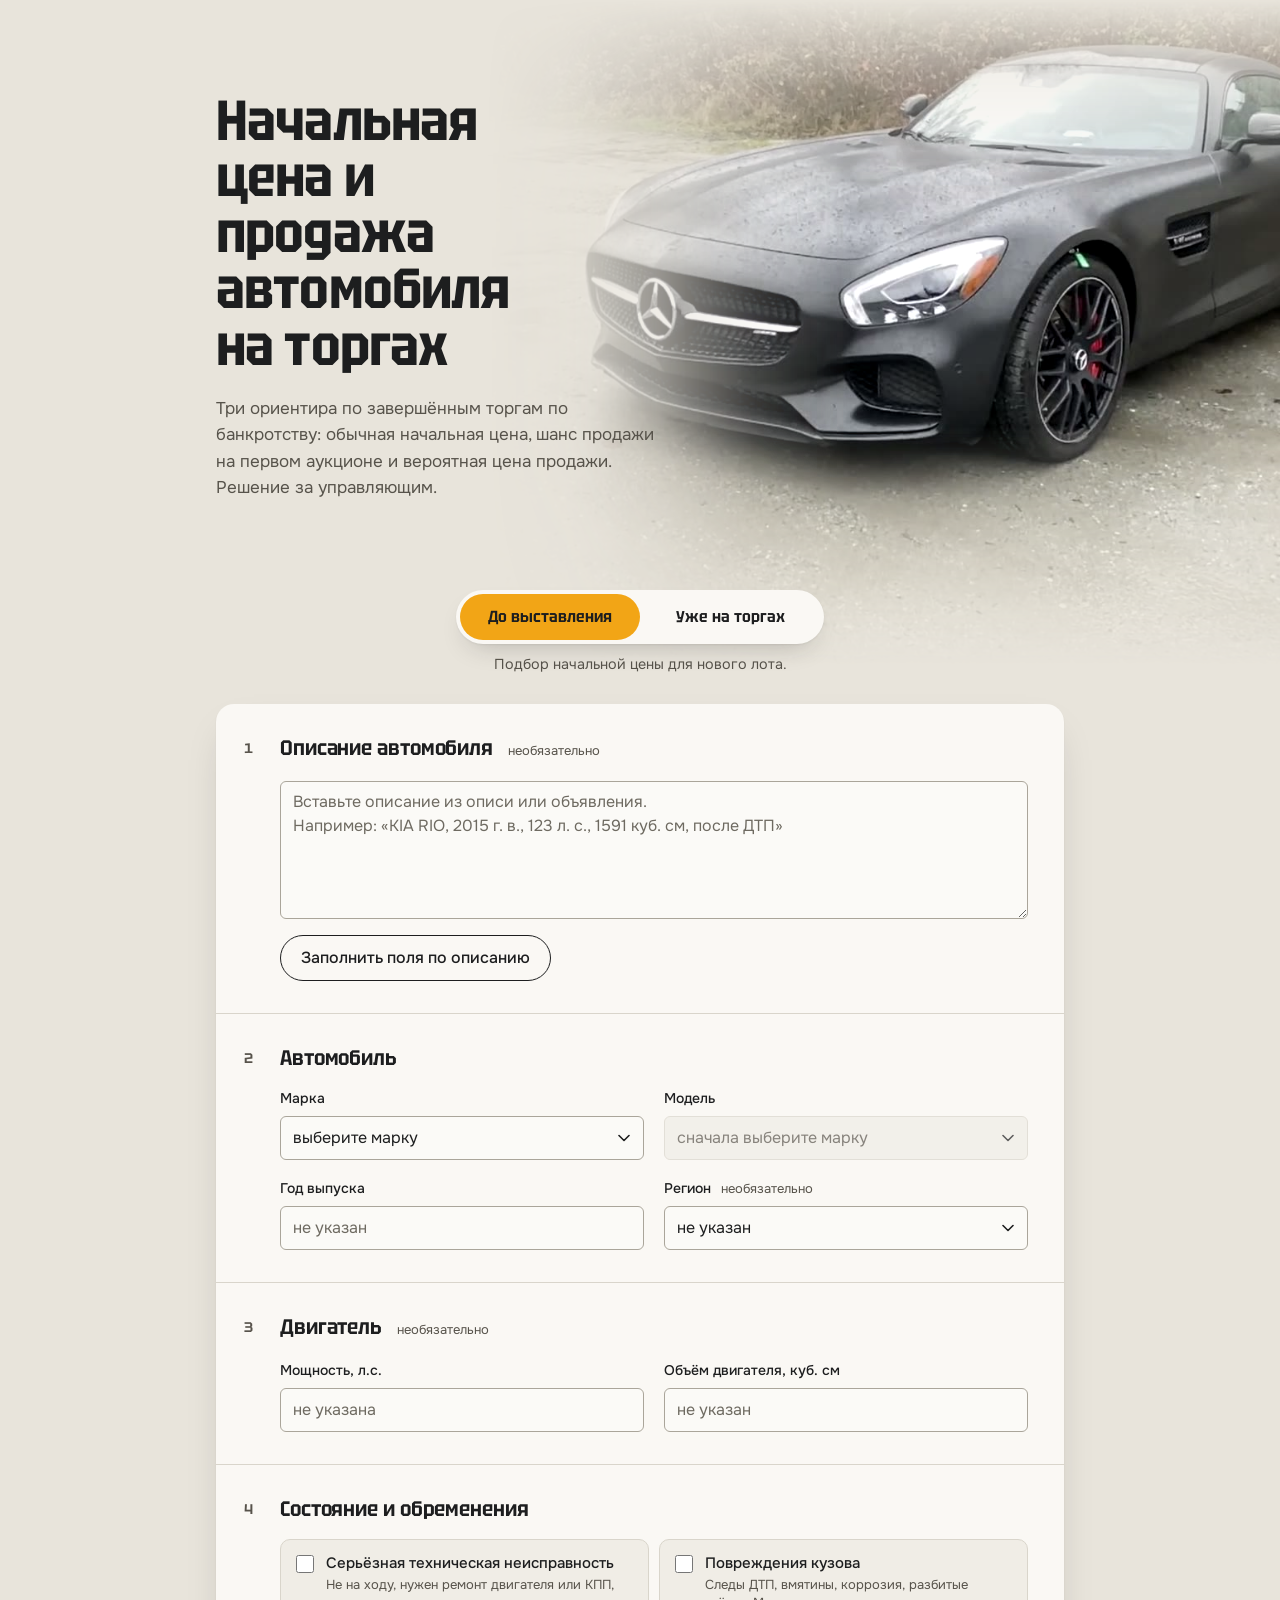
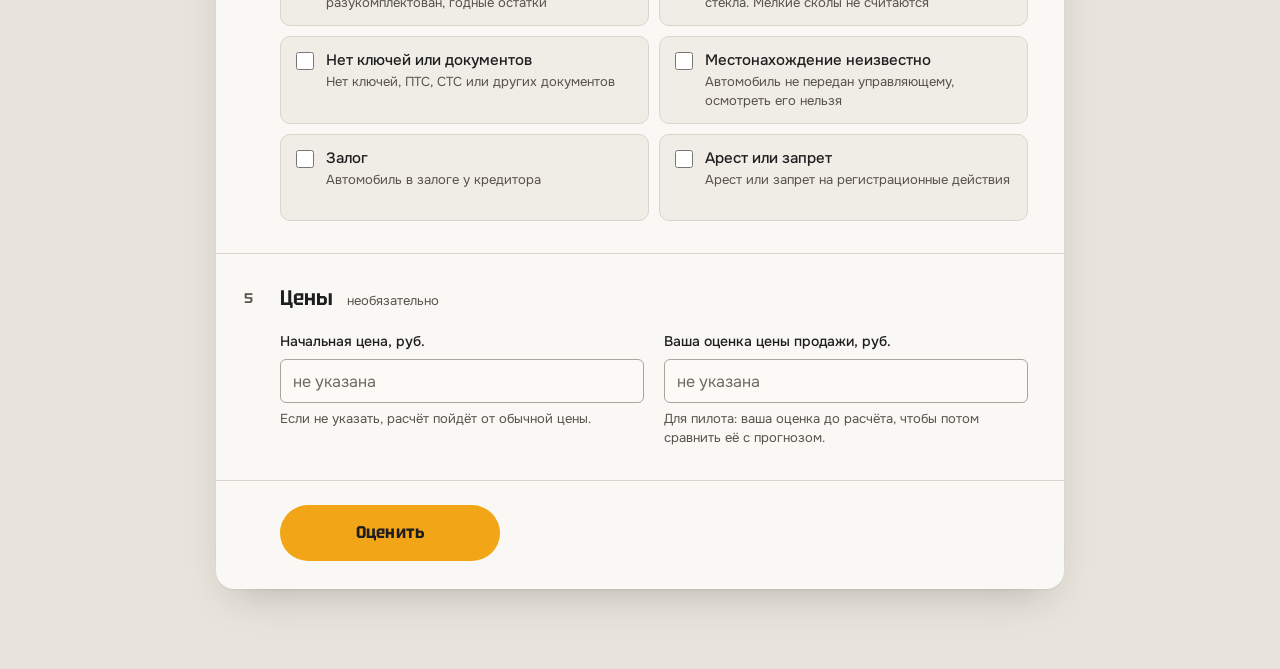
<file: web/index.html>
<!doctype html>
<html lang="ru">
<head>
  <meta charset="utf-8">
  <meta name="viewport" content="width=device-width, initial-scale=1">
  <meta name="color-scheme" content="light">
  <meta name="theme-color" content="#e8e4db">
  <title>Цена автомобиля на торгах</title>
  <link rel="preload" href="fonts/Onest.woff2" as="font" type="font/woff2" crossorigin>
  <link rel="preload" href="fonts/Tektur.woff2" as="font" type="font/woff2" crossorigin>
  <link rel="stylesheet" href="style.css?v=17">
</head>
<body data-mode="prepare">
  <header class="hero">
    <div class="hero-media" aria-hidden="true">
      <video id="hero-video" class="hero-video" src="media/amg.mp4" poster="media/amg.jpg" autoplay muted loop playsinline preload="auto"></video>
    </div>
    <div class="hero-inner">
      <h1>Начальная цена и продажа автомобиля на торгах</h1>
      <p class="subtitle">Три ориентира по завершённым торгам по банкротству: обычная начальная цена, шанс продажи на первом аукционе и вероятная цена продажи. Решение за управляющим.</p>
    </div>
  </header>

  <main class="layout">
    <div class="mode-bar">
      <div class="mode-switch" role="tablist" aria-label="Что вы делаете">
        <span class="mode-thumb" aria-hidden="true"></span>
        <button type="button" role="tab" aria-selected="true" data-mode="prepare">До выставления</button>
        <button type="button" role="tab" aria-selected="false" data-mode="check">Уже на торгах</button>
      </div>
      <p class="mode-note prepare-only">Подбор начальной цены для нового лота.</p>
      <p class="mode-note check-only">Оценка лота на ЦДТ.</p>
    </div>

    <div class="sheet">
      <section class="step" aria-labelledby="s1">
        <span class="step-num" aria-hidden="true">1</span>
        <div class="step-body prepare-only">
          <h2 id="s1">Описание автомобиля <span class="optional">необязательно</span></h2>
          <textarea id="description" rows="5" maxlength="20000" placeholder="Вставьте описание из описи или объявления.&#10;Например: «KIA RIO, 2015 г. в., 123 л. с., 1591 куб. см, после ДТП»"></textarea>
          <div class="row">
            <button type="button" id="extract-btn" class="secondary">Заполнить поля по описанию</button>
            <p id="extract-status" class="status" role="status"></p>
          </div>
        </div>
        <div class="step-body check-only">
          <h2 id="s1-check">Ссылка на карточку лота</h2>
          <div class="link-row">
            <label class="field"><span class="sr-only">Ссылка на карточку лота ЦДТ</span>
              <input id="lot-link" maxlength="300" placeholder="https://torgi.cdtrf.ru/trades/361833" autocomplete="off" inputmode="url">
            </label>
            <button type="button" id="link-btn" class="secondary">Загрузить</button>
          </div>
          <p id="link-status" class="status" role="status"></p>
        </div>
      </section>

      <form id="lot-form" novalidate>
        <section class="step" aria-labelledby="s2">
          <span class="step-num" aria-hidden="true">2</span>
          <div class="step-body">
            <h2 id="s2">Автомобиль</h2>
            <div class="grid two">
              <label class="field"><span class="field-name">Марка</span>
                <select name="make" required></select>
              </label>
              <label class="field"><span class="field-name">Модель</span>
                <select name="model" required disabled></select>
                <input name="model_other" class="hidden" maxlength="60" placeholder="впишите модель" autocomplete="off">
              </label>
              <label class="field"><span class="field-name">Год выпуска</span>
                <input name="year" class="num" inputmode="numeric" maxlength="4" placeholder="не указан" required autocomplete="off">
              </label>
              <label class="field"><span class="field-name">Регион<span class="optional">необязательно</span></span>
                <select name="region">
                  <option value="">не указан</option>
                </select>
              </label>
            </div>
          </div>
        </section>

        <section class="step" aria-labelledby="s3">
          <span class="step-num" aria-hidden="true">3</span>
          <div class="step-body">
            <h2 id="s3">Двигатель <span class="optional">необязательно</span></h2>
            <div class="grid two">
              <label class="field"><span class="field-name">Мощность, л.с.</span>
                <input name="power_hp" class="num" inputmode="decimal" maxlength="6" placeholder="не указана" autocomplete="off">
              </label>
              <label class="field"><span class="field-name">Объём двигателя, куб. см</span>
                <input name="engine_cc" class="num" inputmode="numeric" maxlength="5" placeholder="не указан" autocomplete="off">
              </label>
            </div>
          </div>
        </section>

        <section class="step" aria-labelledby="s4">
          <span class="step-num" aria-hidden="true">4</span>
          <div class="step-body">
            <h2 id="s4">Состояние и обременения</h2>
            <div class="grid two flags">
              <label class="check">
                <input type="checkbox" name="major_defect">
                <span class="check-text"><span class="check-name">Серьёзная техническая неисправность</span><small>Не на ходу, нужен ремонт двигателя или КПП, разукомплектован, годные остатки</small></span>
              </label>
              <label class="check">
                <input type="checkbox" name="damaged">
                <span class="check-text"><span class="check-name">Повреждения кузова</span><small>Следы ДТП, вмятины, коррозия, разбитые стёкла. Мелкие сколы не считаются</small></span>
              </label>
              <label class="check">
                <input type="checkbox" name="no_keys_or_docs">
                <span class="check-text"><span class="check-name">Нет ключей или документов</span><small>Нет ключей, ПТС, СТС или других документов</small></span>
              </label>
              <label class="check">
                <input type="checkbox" name="location_unknown">
                <span class="check-text"><span class="check-name">Местонахождение неизвестно</span><small>Автомобиль не передан управляющему, осмотреть его нельзя</small></span>
              </label>
              <label class="check">
                <input type="checkbox" name="pledge">
                <span class="check-text"><span class="check-name">Залог</span><small>Автомобиль в залоге у кредитора</small></span>
              </label>
              <label class="check">
                <input type="checkbox" name="arrest_or_ban">
                <span class="check-text"><span class="check-name">Арест или запрет</span><small>Арест или запрет на регистрационные действия</small></span>
              </label>
            </div>
          </div>
        </section>

        <section class="step prepare-only" aria-labelledby="s5">
          <span class="step-num" aria-hidden="true">5</span>
          <div class="step-body">
            <h2 id="s5">Цены <span class="optional">необязательно</span></h2>
            <div class="grid two">
              <label class="field"><span class="field-name">Начальная цена, руб.</span>
                <input name="first_price" class="num" inputmode="numeric" maxlength="11" placeholder="не указана" autocomplete="off">
                <span class="field-note">Если не указать, расчёт пойдёт от обычной цены.</span>
              </label>
              <label class="field prepare-only"><span class="field-name">Ваша оценка цены продажи, руб.</span>
                <input name="blind_estimate" class="num" inputmode="numeric" maxlength="11" placeholder="не указана" autocomplete="off">
                <span class="field-note">Для пилота: ваша оценка до расчёта, чтобы потом сравнить её с прогнозом.</span>
              </label>
            </div>
          </div>
        </section>

        <div class="submit-row">
          <button type="submit" class="primary">Оценить</button>
        </div>
      </form>
    </div>

    <section id="result" class="sheet result hidden" aria-labelledby="s6" aria-live="polite" tabindex="-1">
      <div class="print-header" id="print-header">
        <p class="print-title">Справка: начальная цена и прогноз продажи на торгах</p>
        <p id="print-lot"></p>
        <p id="print-flags"></p>
        <p class="print-meta" id="print-meta"></p>
      </div>
      <div class="step">
        <span class="step-num" aria-hidden="true">6</span>
        <div class="step-body">
          <h2 id="s6">Начальная цена</h2>
          <p id="demo-note" class="warning hidden">Демо-режим: сервер модели не подключён, показаны условные данные.</p>
          <div id="abstain-note" class="abstain hidden">
            <p class="abstain-reason" id="abstain-reason"></p>
            <p class="abstain-next">Цену придётся оценить вручную.</p>
          </div>

          <div id="forecast-block">
            <div class="forecast">
              <p class="forecast-label">Обычная начальная цена для таких автомобилей</p>
              <p class="forecast-value" id="typical-p50"></p>
              <p class="forecast-range">У половины похожих лотов начальная цена от <span><span id="typical-from"></span> до <span id="typical-to"></span></span></p>
            </div>

            <h3>Доля продаж на первых торгах</h3>
            <p class="hint">Варианты начальной цены и доля похожих лотов, проданных при ней на первом аукционе. Первый аукцион - около 25 дней приёма заявок; если покупателя нет, следует повторный аукцион на 10% дешевле, затем публичное предложение.<span class="screen-only prepare-only"> Выберите цену или впишите свою.</span><span class="screen-only check-only"> Нажмите на цену, чтобы увидеть прогноз.</span></p>
            <ol class="ladder" id="ladder" aria-label="Начальная цена и доля продаж на первых торгах"></ol>
            <form id="price-form" class="price-form prepare-only" novalidate>
              <label class="field"><span class="field-name">Начальная цена, руб.</span>
                <input id="chosen-price" name="chosen_price" class="num" inputmode="numeric" maxlength="11" placeholder="например: 850 000" autocomplete="off" aria-describedby="chosen-error">
                <span class="field-error" id="chosen-error"></span>
              </label>
              <button type="submit" class="secondary">Рассчитать</button>
            </form>
          </div>
          <p id="reliability" class="warning hidden"></p>
        </div>
      </div>

      <div class="step" id="sale-step">
        <span class="step-num" aria-hidden="true">7</span>
        <div class="step-body">
          <h2 id="s7">При начальной цене <span id="chosen-label" class="nowrap"></span></h2>
          <div class="grid two scenarios">
            <div class="scenario now">
              <p class="scenario-share" id="share-now"></p>
              <p class="scenario-name">Продастся на первых торгах</p>
              <p class="scenario-time" id="time-now"></p>
              <p class="scenario-note">Не ниже начальной цены, при нескольких участниках выше.</p>
            </div>
            <div class="scenario later">
              <p class="scenario-share" id="share-later"></p>
              <p class="scenario-name">Перейдёт на повторный аукцион или публичное предложение</p>
              <p class="scenario-time" id="time-later"></p>
              <p class="scenario-note">Повторный аукцион на 10% дешевле, дальше цена снижается по графику.</p>
            </div>
          </div>

          <div class="forecast sale">
            <p class="forecast-label">Ожидаемая цена продажи</p>
            <p class="forecast-value" id="p50-big"></p>
            <p class="forecast-range">Половина похожих автомобилей продаётся за <span><span id="range-from"></span> - <span id="range-to"></span></span></p>
          </div>

          <div class="ruler" id="ruler" aria-hidden="true">
            <div class="ruler-top"><span class="tick-label p50" id="ruler-p50"></span></div>
            <div class="ruler-track">
              <div class="ruler-ticks" id="ruler-ticks"></div>
              <div class="ruler-band" id="ruler-band"></div>
              <div class="ruler-median" id="ruler-median"></div>
              <div class="ruler-start hidden" id="ruler-start"></div>
            </div>
            <div class="ruler-bottom">
              <span class="tick-label p25" id="ruler-p25"></span>
              <span class="tick-label p75" id="ruler-p75"></span>
            </div>
          </div>
          <p id="start-legend" class="legend hidden"><span class="start-mark" aria-hidden="true"></span>Начальная цена: <span id="start-value"></span></p>

          <p class="quartiles"><strong>25%</strong> похожих автомобилей продаются дешевле <strong id="p25"></strong>, <strong>50%</strong> - дешевле <strong id="p50"></strong>, <strong>75%</strong> - дешевле <strong id="p75"></strong>.</p>
          <p class="hint">Это статистика по похожим лотам, а не гарантия. Начальную цену выбирает управляющий.</p>
        </div>
      </div>

      <div class="step">
        <span class="step-num" aria-hidden="true">8</span>
        <div class="step-body">
          <h2 id="s8">Обоснование</h2>
          <div class="basis">
            <div id="model-basis">
              <h3>Рынок банкротных продаж</h3>
              <p class="market-line">Такие машины обычно уходят за <strong id="market-from"></strong> - <strong id="market-to"></strong> (медиана <strong id="market-p50"></strong>), независимо от начальной цены.</p>

              <h3>Что влияет на цену</h3>
              <ul id="factors" class="factors"></ul>
            </div>

            <h3>Похожие проданные лоты</h3>
            <div class="table-wrap">
              <table class="comparables">
                <thead>
                  <tr><th>Автомобиль</th><th class="r">Год</th><th>Дата продажи</th><th class="r">Цена продажи</th><th><span class="sr-only">Ссылка</span></th></tr>
                </thead>
                <tbody id="comparables"></tbody>
              </table>
            </div>

            <h3 class="screen-only">Объявления о продаже</h3>
            <p class="hint screen-only">Для сравнения. Цены в объявлениях обычно выше, чем на торгах.</p>
            <div id="market-links" class="market-links"></div>
          </div>
        </div>
      </div>

      <div class="result-actions">
        <button type="button" class="secondary" id="print-btn">Скачать справку</button>
        <p class="hint">Откроется печать: выберите «Сохранить как PDF».</p>
      </div>
      <div class="result-actions pilot-actions prepare-only" id="pilot-actions">
        <button type="button" class="secondary" id="pilot-save">Сохранить в журнал</button>
        <p class="hint"><span id="pilot-status" class="status" role="status">Сохранятся автомобиль, ваша оценка, начальная цена и прогноз.</span> <a href="pilot.html">Журнал пилота</a></p>
      </div>
      <p class="print-note">Статистика по завершённым торгам по банкротству на ЭТП ЦДТ, а не гарантия результата. Начальную цену выбирает арбитражный управляющий.</p>
    </section>
  </main>

  <script src="app.js?v=18"></script>
</body>
</html>
</file>
<file: web/style.css>
@font-face {
  font-family: "Onest";
  src: url("fonts/Onest.woff2") format("woff2");
  font-weight: 100 900;
  font-display: swap;
}

@font-face {
  font-family: "Tektur";
  src: url("fonts/Tektur.woff2") format("woff2");
  font-weight: 400 900;
  font-stretch: 75% 100%;
  font-display: swap;
}

:root {
  --concrete: #e8e4db;
  --concrete-deep: #ddd8cd;
  --paper: #faf8f4;
  --paper-2: #f0ede6;
  --graphite: #1d1e1f;
  --graphite-2: #34363a;
  --steel: #57534b;
  --rule: #d9d5cb;
  --rule-strong: #aaa59a;
  --amber: #f2a516;
  --amber-hover: #ffb52e;
  --amber-soft: #f7ead0;
  --amber-band: #f5be52;
  --umber: #7d4a0e;
  --moss: #3f6537;
  --moss-soft: #e3e8d9;
  --rust: #a23a1f;
  --rust-soft: #f3e1d9;
  --warning-bg: #efe2c4;
  --warning-text: #4f3a0c;
  --radius-sheet: 18px;
  --radius-tile: 10px;
  --radius-input: 6px;
  --gutter: 64px;
  --ease-out: cubic-bezier(0.16, 1, 0.3, 1);
  --display: "Tektur", "Onest", system-ui, sans-serif;
  color-scheme: light;
  font-family: "Onest", system-ui, -apple-system, "Segoe UI", Roboto, sans-serif;
  scrollbar-color: var(--rule-strong) var(--concrete);
  accent-color: var(--graphite);
}

* {
  box-sizing: border-box;
}

::selection {
  background: var(--amber);
  color: var(--graphite);
}

body {
  margin: 0;
  background: var(--concrete);
  color: var(--graphite);
  font-size: 16px;
  line-height: 1.5;
  caret-color: var(--graphite);
  -webkit-font-smoothing: antialiased;
}

h1,
h2,
h3,
p {
  margin: 0;
}

.hero {
  position: relative;
  isolation: isolate;
  min-height: clamp(460px, 74vh, 680px);
  overflow: hidden;
}

.hero-media {
  position: absolute;
  top: 0;
  right: 0;
  bottom: 0;
  width: min(62vw, 1000px);
  z-index: -1;
  --fade-x: linear-gradient(90deg, transparent 0%, rgba(0, 0, 0, 0.08) 10%, rgba(0, 0, 0, 0.35) 22%, rgba(0, 0, 0, 0.75) 34%, #000 46%);
  --fade-y: linear-gradient(180deg, transparent 0%, rgba(0, 0, 0, 0.55) 14%, #000 30%, #000 64%, rgba(0, 0, 0, 0.4) 84%, transparent 100%);
  -webkit-mask-image: var(--fade-x), var(--fade-y);
  -webkit-mask-composite: source-in;
  mask-image: var(--fade-x), var(--fade-y);
  mask-composite: intersect;
}

.hero-video {
  width: 100%;
  height: 100%;
  object-fit: cover;
  object-position: 40% 100%;
  transform: scale(1.12);
  transform-origin: 40% 100%;
  filter: saturate(0.8) contrast(1.04);
  pointer-events: none;
}

.hero-video::-webkit-media-controls,
.hero-video::-webkit-media-controls-start-playback-button,
.hero-video::-webkit-media-controls-overlay-play-button {
  display: none !important;
  -webkit-appearance: none;
}

.hero-inner {
  max-width: 880px;
  min-height: inherit;
  margin: 0 auto;
  padding: 56px 16px 128px;
  display: flex;
  flex-direction: column;
  justify-content: center;
}

h1 {
  font-family: var(--display);
  font-size: clamp(2.4rem, 4.4vw, 3.9rem);
  font-weight: 640;
  font-stretch: 88%;
  line-height: 1;
  letter-spacing: -0.015em;
  max-width: 11.5ch;
  text-wrap: balance;
}

.subtitle {
  margin-top: 22px;
  color: var(--steel);
  font-size: 1.0625rem;
  line-height: 1.55;
  max-width: 40ch;
}

.layout {
  position: relative;
  max-width: 880px;
  margin: -76px auto 0;
  padding: 0 16px 80px;
  display: grid;
  gap: 24px;
}

.mode-bar {
  display: grid;
  justify-items: center;
  gap: 10px;
  margin-bottom: 4px;
}

.mode-switch {
  position: relative;
  display: grid;
  grid-template-columns: 1fr 1fr;
  padding: 4px;
  border-radius: 999px;
  background: var(--paper);
  box-shadow: 0 1px 2px rgba(29, 30, 31, 0.06), 0 12px 28px -14px rgba(29, 30, 31, 0.3);
}

.mode-switch button {
  position: relative;
  z-index: 1;
  min-width: 180px;
  padding: 10px 22px;
  background: transparent;
  color: var(--graphite);
  font-family: var(--display);
  font-weight: 600;
  font-stretch: 92%;
  transition: color 0.25s var(--ease-out);
}

.mode-switch button[aria-selected="true"] {
  color: var(--graphite);
}

.mode-thumb {
  position: absolute;
  top: 4px;
  bottom: 4px;
  left: 4px;
  width: calc(50% - 4px);
  border-radius: 999px;
  background: var(--amber);
  transition: transform 0.3s var(--ease-out);
}

[data-mode="check"] .mode-thumb {
  transform: translateX(100%);
}

.mode-note {
  color: var(--steel);
  font-size: 0.9rem;
  text-align: center;
}

[data-mode="prepare"] .check-only,
[data-mode="check"] .prepare-only {
  display: none !important;
}

.link-row {
  display: flex;
  gap: 12px;
  flex-wrap: wrap;
}

.link-row .field {
  flex: 1 1 320px;
}

.link-row .secondary {
  height: 44px;
}

#link-status:not(:empty) {
  margin-top: 10px;
}

.sheet {
  background: var(--paper);
  border-radius: var(--radius-sheet);
  box-shadow: 0 1px 2px rgba(29, 30, 31, 0.06), 0 18px 40px -18px rgba(29, 30, 31, 0.28);
}

.step {
  display: grid;
  grid-template-columns: var(--gutter) minmax(0, 1fr);
  padding: 30px 36px 32px 0;
  border-top: 1px solid var(--rule);
}

.sheet > .step:first-child {
  border-top: 0;
}

.step-num {
  justify-self: center;
  font-family: var(--display);
  font-size: 0.875rem;
  font-weight: 600;
  line-height: 1.75rem;
  color: var(--steel);
  font-variant-numeric: tabular-nums;
}

.step-body {
  min-width: 0;
}

h2 {
  font-family: var(--display);
  font-size: 1.3125rem;
  line-height: 1.75rem;
  font-weight: 600;
  font-stretch: 92%;
  letter-spacing: -0.005em;
  margin-bottom: 16px;
}

h3 {
  font-family: var(--display);
  font-size: 1.0625rem;
  font-weight: 600;
  font-stretch: 92%;
  margin: 40px 0 12px;
}

.optional {
  margin-left: 10px;
  font-family: "Onest", system-ui, sans-serif;
  font-size: 0.8125rem;
  font-weight: 400;
  color: var(--steel);
  letter-spacing: 0;
}

.hint {
  display: block;
  color: var(--steel);
  font-size: 0.9rem;
  max-width: 68ch;
}

.grid {
  display: grid;
  gap: 18px 20px;
}

.grid.two {
  grid-template-columns: 1fr 1fr;
}

.field {
  display: flex;
  flex-direction: column;
  gap: 7px;
  min-width: 0;
}

.field-name {
  font-size: 0.875rem;
  font-weight: 500;
}

input,
select,
textarea,
button {
  font: inherit;
}

input,
select,
textarea {
  color: var(--graphite);
  background: #fbfaf7;
  border: 1px solid var(--rule-strong);
  border-radius: var(--radius-input);
  padding: 8px 12px;
  transition: border-color 0.15s ease, box-shadow 0.15s ease;
}

input::placeholder,
textarea::placeholder {
  color: #6e6a61;
}

select,
.field > input {
  width: 100%;
  height: 44px;
}

select {
  appearance: none;
  padding-right: 36px;
  background-image: url("data:image/svg+xml,%3Csvg xmlns='http://www.w3.org/2000/svg' width='12' height='8' viewBox='0 0 12 8'%3E%3Cpath d='M1 1.5 6 6.5l5-5' fill='none' stroke='%231d1e1f' stroke-width='1.6' stroke-linecap='round' stroke-linejoin='round'/%3E%3C/svg%3E");
  background-repeat: no-repeat;
  background-position: right 13px center;
}

.field > input + input {
  margin-top: 2px;
}

.num {
  font-variant-numeric: tabular-nums;
}

select:disabled,
input:disabled {
  background-color: var(--paper-2);
  color: var(--steel);
  border-color: var(--rule);
  cursor: not-allowed;
}

input::-webkit-contacts-auto-fill-button,
input::-webkit-credentials-auto-fill-button {
  display: none !important;
  visibility: hidden;
  pointer-events: none;
}

[aria-invalid="true"] {
  border-color: var(--rust);
  box-shadow: 0 0 0 1px var(--rust);
}

.field-error {
  font-size: 0.8125rem;
  line-height: 1.35;
  color: var(--rust);
}

.field-error:empty {
  display: none;
}

input:hover:not(:disabled),
select:hover:not(:disabled),
textarea:hover {
  border-color: var(--graphite-2);
}

textarea {
  display: block;
  width: 100%;
  margin: 2px 0 16px;
  resize: vertical;
  line-height: 1.5;
}

:focus-visible {
  outline: 2px solid var(--graphite);
  outline-offset: 3px;
}

input:focus-visible,
select:focus-visible,
textarea:focus-visible {
  outline: none;
  border-color: var(--graphite);
  box-shadow: 0 0 0 3px rgba(242, 165, 22, 0.55);
}

button {
  border-radius: 999px;
  padding: 10px 20px;
  cursor: pointer;
  border: 1px solid transparent;
  font-weight: 500;
  transition: background-color 0.15s ease, border-color 0.15s ease, color 0.15s ease, transform 0.15s var(--ease-out);
}

button:active {
  transform: translateY(1px);
}

.primary {
  background: var(--amber);
  color: var(--graphite);
  min-width: 220px;
  padding: 14px 32px;
  font-family: var(--display);
  font-size: 1.0625rem;
  font-weight: 650;
  font-stretch: 92%;
  letter-spacing: 0.01em;
}

.primary:hover:not(:disabled) {
  background: var(--amber-hover);
}

button[aria-busy="true"] {
  cursor: progress;
  opacity: 0.7;
}

.secondary {
  background: transparent;
  color: var(--graphite);
  border-color: var(--graphite);
}

.secondary:hover:not(:disabled) {
  background: var(--graphite);
  color: var(--paper);
}

.row {
  display: flex;
  align-items: center;
  flex-wrap: wrap;
  gap: 12px 16px;
}

.status {
  font-size: 0.875rem;
  color: var(--steel);
}

.status.error {
  color: var(--rust);
}

.grid.flags {
  gap: 10px;
  grid-auto-rows: 1fr;
}

.check {
  display: flex;
  align-items: flex-start;
  gap: 12px;
  padding: 13px 15px;
  border: 1px solid var(--rule);
  border-radius: var(--radius-tile);
  background: var(--paper-2);
  cursor: pointer;
  transition: border-color 0.15s ease, background-color 0.15s ease;
}

.check:hover {
  border-color: var(--rule-strong);
}

.check input {
  flex: none;
  width: 18px;
  height: 18px;
  margin: 2px 0 0;
}

.check-text {
  display: flex;
  flex-direction: column;
  gap: 3px;
}

.check-name {
  font-size: 0.9375rem;
  font-weight: 500;
  line-height: 1.35;
}

.check small {
  font-size: 0.8125rem;
  line-height: 1.4;
  color: var(--steel);
}

.check:has(input:checked) {
  border-color: var(--graphite);
  background: var(--amber-soft);
}

.check:has(input:focus-visible) {
  outline: 2px solid var(--graphite);
  outline-offset: 3px;
}

.check input:focus-visible {
  outline: none;
}

.submit-row {
  padding: 24px 36px 28px var(--gutter);
  border-top: 1px solid var(--rule);
}

.result {
  scroll-margin-top: 24px;
}

.result:focus {
  outline: none;
}

.warning {
  background: var(--warning-bg);
  color: var(--warning-text);
  border-radius: var(--radius-input);
  padding: 10px 14px;
  font-size: 0.9rem;
  margin-bottom: 20px;
}

.result .warning#reliability {
  margin: 16px 0 0;
}

.abstain {
  padding: 20px 24px 22px;
  border: 1px solid var(--rule);
  border-radius: var(--radius-tile);
  background: var(--paper-2);
}

.abstain-reason {
  max-width: 62ch;
  font-size: 1.0625rem;
  margin-bottom: 10px;
  text-wrap: pretty;
}

.abstain-next {
  max-width: 62ch;
  color: var(--steel);
  font-size: 0.95rem;
  text-wrap: pretty;
}

.forecast-label {
  font-size: 0.9rem;
  color: var(--steel);
}

.forecast-value {
  font-family: var(--display);
  font-size: clamp(2.6rem, 7.5vw, 4rem);
  line-height: 1.05;
  font-weight: 650;
  font-stretch: 88%;
  letter-spacing: -0.01em;
  font-variant-numeric: tabular-nums;
  margin: 6px 0 8px;
}

.forecast-range {
  font-size: 0.95rem;
  color: var(--steel);
}

.forecast-range span {
  white-space: nowrap;
}

.forecast-range span span {
  color: var(--graphite);
  font-weight: 500;
  font-variant-numeric: tabular-nums;
}

.ruler {
  margin: 32px 0 8px;
  font-variant-numeric: tabular-nums;
}

.ruler-top,
.ruler-bottom {
  position: relative;
  height: 22px;
}

.tick-label {
  position: absolute;
  top: 0;
  transform: translateX(-50%);
  font-size: 0.8125rem;
  color: var(--steel);
  white-space: nowrap;
}

.tick-label.p50 {
  color: var(--graphite);
  font-family: var(--display);
  font-weight: 600;
}

.ruler-track {
  position: relative;
  height: 34px;
  margin: 4px 0;
  border-bottom: 1px solid var(--rule-strong);
}

.tick {
  position: absolute;
  bottom: 0;
  width: 1px;
  height: 7px;
  background: var(--rule-strong);
}

.tick-label.p25 {
  transform: translateX(-100%);
  padding-right: 4px;
}

.tick-label.p75 {
  transform: none;
  padding-left: 4px;
}

.ruler-band {
  position: absolute;
  top: 4px;
  bottom: 9px;
  background: var(--amber-band);
  border-radius: 4px;
  transform-origin: center;
  animation: band-in 0.7s var(--ease-out);
}

.ruler-median {
  position: absolute;
  top: -4px;
  bottom: -1px;
  width: 3px;
  margin-left: -1.5px;
  background: var(--graphite);
  border-radius: 2px;
}

.ruler-start {
  position: absolute;
  bottom: -9px;
  width: 0;
  height: 0;
  margin-left: -6px;
  border: 6px solid transparent;
  border-bottom: 8px solid var(--graphite);
  border-top: 0;
}

.ruler-start.off-scale {
  opacity: 0.6;
}

.legend {
  font-size: 0.875rem;
  color: var(--steel);
  margin-top: 6px;
}

.legend #start-value {
  color: var(--graphite);
  font-weight: 500;
}

.start-mark {
  display: inline-block;
  margin-right: 8px;
  vertical-align: 1px;
  width: 0;
  height: 0;
  border: 6px solid transparent;
  border-bottom: 8px solid var(--graphite);
  border-top: 0;
}

@keyframes band-in {
  from {
    transform: scaleX(0.15);
    opacity: 0;
  }
}

.step-body > .field-note {
  margin: -6px 0 14px;
}

.field-note {
  color: var(--steel);
  font-size: 0.8125rem;
  line-height: 1.45;
}

.pilot-actions {
  border-top: 0;
  padding-top: 0;
}

.pilot-actions .hint a {
  display: block;
  width: fit-content;
  margin-top: 4px;
}

.nowrap {
  white-space: nowrap;
}

.ladder {
  list-style: none;
  margin: 14px 0 20px;
  padding: 0;
  display: grid;
  gap: 4px;
}

.rung {
  display: grid;
  grid-template-columns: minmax(10.5rem, 13rem) minmax(0, 1fr) 3.5rem;
  align-items: center;
  gap: 18px;
  width: 100%;
  padding: 10px 14px;
  border: 1px solid transparent;
  border-radius: var(--radius-tile);
  background: transparent;
  color: var(--graphite);
  text-align: left;
  font-weight: 400;
  font-variant-numeric: tabular-nums;
}

.rung:hover {
  background: var(--paper-2);
}

.rung[aria-pressed="true"] {
  background: var(--amber-soft);
  border-color: var(--graphite);
}

.rung-price {
  display: flex;
  align-items: center;
  flex-wrap: wrap;
  gap: 4px 8px;
  font-family: var(--display);
  font-weight: 600;
  font-stretch: 92%;
  white-space: nowrap;
}

.tag {
  font-family: "Onest", system-ui, sans-serif;
  font-size: 0.75rem;
  font-weight: 500;
  line-height: 1.5;
  padding: 0 8px;
  border-radius: 999px;
  background: var(--paper-2);
  border: 1px solid var(--rule-strong);
  color: var(--steel);
}

.tag.own {
  background: var(--graphite);
  border-color: var(--graphite);
  color: var(--paper);
}

.rung-bar {
  position: relative;
  height: 10px;
  border-radius: 999px;
  background: var(--rule);
  overflow: hidden;
}

.rung-fill {
  position: absolute;
  inset: 0 auto 0 0;
  border-radius: inherit;
  background: var(--amber-band);
  transform-origin: left;
  animation: band-in 0.6s var(--ease-out);
}

.rung[aria-pressed="true"] .rung-fill {
  background: var(--amber);
}

.rung-share {
  font-family: var(--display);
  font-weight: 600;
  text-align: right;
}

.pct {
  font-family: "Onest", system-ui, sans-serif;
  font-weight: 600;
  font-size: 0.82em;
  margin-left: 0.06em;
}

.price-form {
  display: flex;
  align-items: flex-start;
  flex-wrap: wrap;
  gap: 12px;
}

.price-form .field {
  width: min(100%, 260px);
}

.price-form .secondary {
  height: 44px;
  margin-top: 28px;
}

.scenarios {
  margin: 4px 0 36px;
}

.scenario {
  padding: 18px 20px 20px;
  border: 1px solid var(--rule);
  border-radius: var(--radius-tile);
  background: var(--paper-2);
}

.scenario-share {
  font-family: var(--display);
  font-size: 2.25rem;
  line-height: 1.1;
  font-weight: 650;
  font-stretch: 88%;
  font-variant-numeric: tabular-nums;
}

.scenario.now .scenario-share {
  box-shadow: inset 0 -8px 0 var(--amber-band);
  display: inline-block;
}

.scenario-name {
  margin-top: 8px;
  font-weight: 600;
  line-height: 1.35;
}

.scenario-note {
  margin-top: 6px;
  font-size: 0.875rem;
  line-height: 1.45;
  color: var(--steel);
}

#model-basis > h3:first-child,
#model-basis.hidden + h3 {
  margin-top: 0;
}

.market-line {
  max-width: 64ch;
  line-height: 1.6;
}

.market-line strong {
  font-weight: 600;
  white-space: nowrap;
  font-variant-numeric: tabular-nums;
}

.scenario-time {
  margin-top: 4px;
  font-size: 0.875rem;
  font-weight: 500;
}

.result-actions {
  display: flex;
  align-items: center;
  flex-wrap: wrap;
  gap: 10px 18px;
  padding: 22px 36px 26px var(--gutter);
  border-top: 1px solid var(--rule);
}

.result-actions .hint {
  flex: 1 1 280px;
  font-size: 0.8125rem;
}

.print-header,
.print-note {
  display: none;
}

.page-head {
  max-width: 880px;
  margin: 0 auto;
  padding: 40px 16px 104px;
}

.page-head h1 {
  max-width: none;
  margin-top: 18px;
}

.back-link {
  color: var(--graphite);
  font-weight: 500;
  text-decoration: none;
}

.back-link:hover {
  text-decoration: underline;
}

.page-action {
  margin-top: 22px;
}

.pilot-page .layout {
  margin-top: -64px;
}

.pilot-page .scenarios {
  margin-bottom: 16px;
}

.pilot-list {
  list-style: none;
  margin: 0;
  padding: 0;
  display: grid;
  gap: 14px;
}

.pilot-entry {
  padding: 18px 20px 20px;
  border: 1px solid var(--rule);
  border-radius: var(--radius-tile);
  background: var(--paper-2);
}

.pilot-head {
  display: flex;
  justify-content: space-between;
  align-items: baseline;
  gap: 12px;
  flex-wrap: wrap;
}

.pilot-car {
  font-family: var(--display);
  font-weight: 600;
  font-stretch: 92%;
  font-size: 1.0625rem;
}

.pilot-date {
  color: var(--steel);
  font-size: 0.875rem;
}

.pilot-facts {
  display: grid;
  grid-template-columns: repeat(4, minmax(0, 1fr));
  gap: 10px 16px;
  margin: 14px 0 16px;
}

.pilot-facts dt {
  color: var(--steel);
  font-size: 0.8125rem;
}

.pilot-facts dd {
  margin: 2px 0 0;
  font-weight: 600;
  font-variant-numeric: tabular-nums;
}

.pilot-more {
  padding-top: 12px;
  border-top: 1px solid var(--rule);
}

.pilot-more summary {
  cursor: pointer;
  font-weight: 500;
}

.pilot-outcome {
  display: flex;
  align-items: flex-end;
  flex-wrap: wrap;
  gap: 12px 16px;
  padding-top: 14px;
}

.pilot-outcome .field {
  width: min(100%, 220px);
}

.pilot-outcome .note-field {
  width: 100%;
}

.pilot-outcome .note-field input {
  width: 100%;
  height: 44px;
}

.pilot-outcome textarea {
  margin: 0;
}

.pilot-outcome input[type="date"] {
  width: 100%;
  height: 44px;
}

.pilot-car a {
  font-family: "Onest", system-ui, sans-serif;
  font-size: 0.875rem;
  font-weight: 500;
}

.pilot-outcome .secondary {
  height: 44px;
}

.quartiles {
  margin: 24px 0 8px;
  font-size: 1.0625rem;
  line-height: 1.6;
  max-width: 64ch;
}

.quartiles strong {
  font-weight: 600;
  white-space: nowrap;
  font-variant-numeric: tabular-nums;
}

.factors {
  list-style: none;
  margin: 0;
  padding: 0;
  border-top: 1px solid var(--rule);
}

.factor {
  display: grid;
  grid-template-columns: 28px minmax(0, 1fr) auto;
  align-items: center;
  gap: 12px;
  padding: 11px 0;
  border-bottom: 1px solid var(--rule);
  font-size: 0.9375rem;
}

.sign {
  display: grid;
  place-items: center;
  width: 24px;
  height: 24px;
  border-radius: 6px;
  font-family: var(--display);
  font-weight: 700;
  font-size: 1rem;
  line-height: 1;
  color: var(--steel);
  background: var(--paper-2);
}

.factor.plus .sign {
  color: var(--moss);
  background: var(--moss-soft);
}

.factor.minus .sign {
  color: var(--rust);
  background: var(--rust-soft);
}

.effect {
  font-weight: 600;
  font-variant-numeric: tabular-nums;
  white-space: nowrap;
}

.factor.plus .effect {
  color: var(--moss);
}

.factor.minus .effect {
  color: var(--rust);
}

.table-wrap {
  overflow-x: auto;
}

table {
  width: 100%;
  border-collapse: collapse;
  font-size: 0.9375rem;
  font-variant-numeric: tabular-nums;
}

th {
  font-size: 0.8125rem;
  font-weight: 500;
  color: var(--steel);
  text-align: left;
  padding: 8px 10px;
  border-bottom: 1px solid var(--rule-strong);
}

td {
  padding: 11px 10px;
  border-bottom: 1px solid var(--rule);
}

th:first-child,
td:first-child {
  padding-left: 0;
}

th:last-child,
td:last-child {
  padding-right: 0;
  text-align: right;
}

.r {
  text-align: right;
}

td.price {
  font-weight: 600;
  white-space: nowrap;
}

td.empty {
  color: var(--steel);
  text-align: left;
  padding: 14px 0;
}

a {
  color: var(--umber);
  text-underline-offset: 3px;
  text-decoration-thickness: 1px;
}

.market-links {
  display: grid;
  grid-template-columns: repeat(3, minmax(0, 1fr));
  gap: 10px;
  margin-top: 14px;
}

.market-card {
  display: flex;
  flex-direction: column;
  gap: 2px;
  padding: 13px 15px;
  border: 1px solid var(--rule);
  border-radius: var(--radius-tile);
  background: var(--paper-2);
  text-decoration: none;
  transition: border-color 0.15s ease, background-color 0.15s ease;
}

.market-card:hover {
  border-color: var(--graphite);
  background: #fbfaf7;
}

.market-card .site {
  display: flex;
  align-items: center;
  justify-content: space-between;
  font-weight: 600;
  color: var(--graphite);
}

.market-card .site svg {
  color: var(--umber);
}

.market-card .query {
  color: var(--steel);
  font-size: 0.8125rem;
}

.sr-only {
  position: absolute;
  width: 1px;
  height: 1px;
  overflow: hidden;
  clip: rect(0 0 0 0);
  white-space: nowrap;
}

.hidden {
  display: none !important;
}

@media (max-width: 1200px) and (min-width: 901px) {
  .hero-media {
    width: 58vw;
  }

  .subtitle {
    max-width: 34ch;
  }
}

@media (max-width: 900px) {
  .hero {
    min-height: 0;
    display: flex;
    flex-direction: column;
  }

  .hero-media {
    position: relative;
    width: 100%;
    height: clamp(240px, 58vw, 440px);
    -webkit-mask-image: linear-gradient(180deg, transparent 0%, #000 18%, #000 62%, transparent 100%);
    mask-image: linear-gradient(180deg, transparent 0%, #000 18%, #000 62%, transparent 100%);
  }

  .hero-video {
    object-position: 50% 60%;
  }

  .hero-inner {
    min-height: 0;
    margin: -28px 0 0;
    padding: 0 24px 104px;
  }

  h1 {
    font-size: clamp(2.15rem, 6.2vw, 3.4rem);
    max-width: 14ch;
  }
}

@media (max-width: 640px) {
  :root {
    --gutter: 0px;
  }

  .hero-inner {
    padding: 0 16px 84px;
  }

  h1 {
    font-size: 2.15rem;
  }

  .subtitle {
    margin-top: 14px;
    font-size: 0.9375rem;
  }

  .layout {
    margin-top: -56px;
    padding: 0 12px 48px;
    gap: 16px;
  }

  .sheet {
    border-radius: 14px;
  }

  .step {
    display: block;
    padding: 22px 16px 24px;
  }

  .step-num {
    float: left;
    margin-right: 10px;
  }

  .grid.two,
  .market-links {
    grid-template-columns: 1fr;
  }

  .grid.flags {
    grid-auto-rows: auto;
  }

  .rung {
    grid-template-columns: minmax(0, 1fr) auto;
    gap: 8px 12px;
    padding: 10px 12px;
  }

  .rung-bar {
    grid-column: 1 / -1;
    grid-row: 2;
  }

  .price-form .field,
  .price-form .secondary {
    width: 100%;
  }

  .price-form .secondary {
    margin-top: 0;
  }

  .mode-switch {
    width: 100%;
  }

  .mode-switch button {
    min-width: 0;
    padding: 10px 8px;
  }

  .link-row .secondary {
    width: 100%;
  }

  .scenario-share {
    font-size: 2rem;
  }

  .pilot-facts {
    grid-template-columns: 1fr 1fr;
  }

  .pilot-outcome .field,
  .pilot-outcome .secondary {
    width: 100%;
  }

  .page-head {
    padding: 28px 16px 84px;
  }

  .submit-row,
  .result-actions {
    padding: 18px 16px 20px;
  }


  .primary {
    width: 100%;
  }

  .comparables thead {
    display: none;
  }

  .comparables tr {
    display: grid;
    grid-template-columns: auto 1fr auto;
    gap: 2px 12px;
    padding: 10px 0;
    border-bottom: 1px solid var(--rule);
  }

  .comparables td {
    padding: 0;
    border: 0;
    text-align: left;
  }

  .comparables td.year,
  .comparables td.date {
    color: var(--steel);
    font-size: 0.875rem;
  }

  .comparables td.car {
    grid-column: 1 / 3;
    font-weight: 500;
  }

  .comparables td.price,
  .comparables td:last-child {
    grid-column: 3;
    text-align: right;
  }

  .comparables td.price {
    grid-row: 1;
  }

  .comparables td.empty {
    grid-column: 1 / -1;
  }
}

@media (prefers-reduced-motion: reduce) {
  .ruler-band,
  .rung-fill {
    animation: none;
  }

  button,
  input,
  select,
  textarea,
  .check,
  .market-card,
  .mode-thumb,
  .mode-switch button {
    transition: none;
  }
}

@page {
  margin: 14mm 12mm;
}

@media print {
  :root {
    --gutter: 0px;
  }

  body {
    background: #fff;
    font-size: 11pt;
    -webkit-print-color-adjust: exact;
    print-color-adjust: exact;
  }

  .hero,
  .mode-bar,
  .layout > .sheet:not(.result),
  .price-form,
  .result-actions,
  .market-links,
  .screen-only,
  .comparables td:last-child,
  .comparables th:last-child {
    display: none !important;
  }

  .layout {
    margin: 0;
    padding: 0;
    max-width: none;
  }

  .sheet {
    box-shadow: none;
    border-radius: 0;
    background: #fff;
  }

  .step {
    display: block;
    padding: 14px 0;
    break-inside: auto;
  }

  .step-num {
    display: none;
  }

  .print-header {
    display: block;
    padding-bottom: 12px;
    border-bottom: 1.5px solid var(--graphite);
  }

  .print-title {
    font-family: var(--display);
    font-size: 16pt;
    font-weight: 650;
    margin-bottom: 6px;
  }

  .print-meta {
    color: var(--steel);
    font-size: 9pt;
    margin-top: 4px;
  }

  .print-note {
    display: block;
    margin-top: 16px;
    padding-top: 10px;
    border-top: 1px solid var(--rule);
    color: var(--steel);
    font-size: 9pt;
  }

  .forecast-value {
    font-size: 26pt;
  }

  .rung {
    padding: 4px 8px;
  }

  .rung,
  .scenario,
  .ruler,
  .factor,
  tr {
    break-inside: avoid;
  }

  .rung-fill,
  .ruler-band {
    animation: none;
  }

  h3 {
    margin-top: 18px;
    break-after: avoid;
  }

  a {
    color: var(--graphite);
    text-decoration: none;
  }
}
</file>
